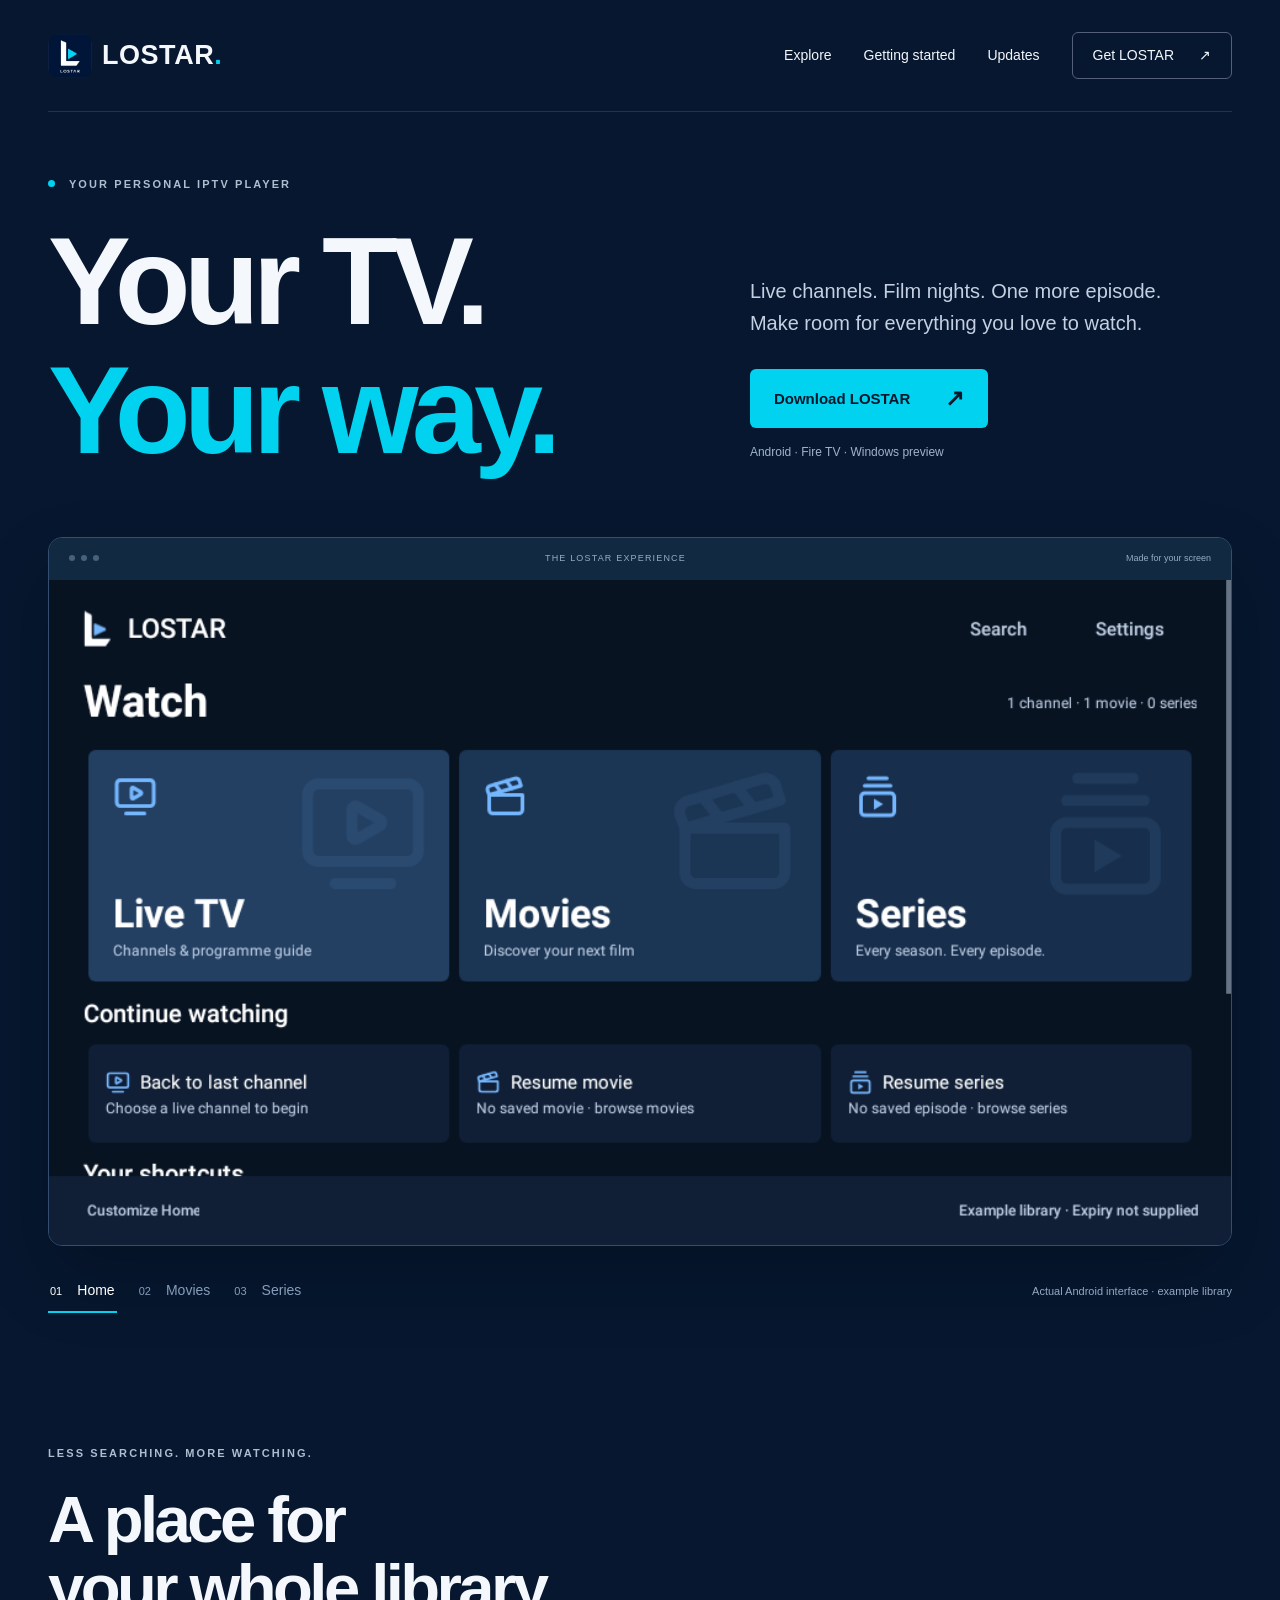
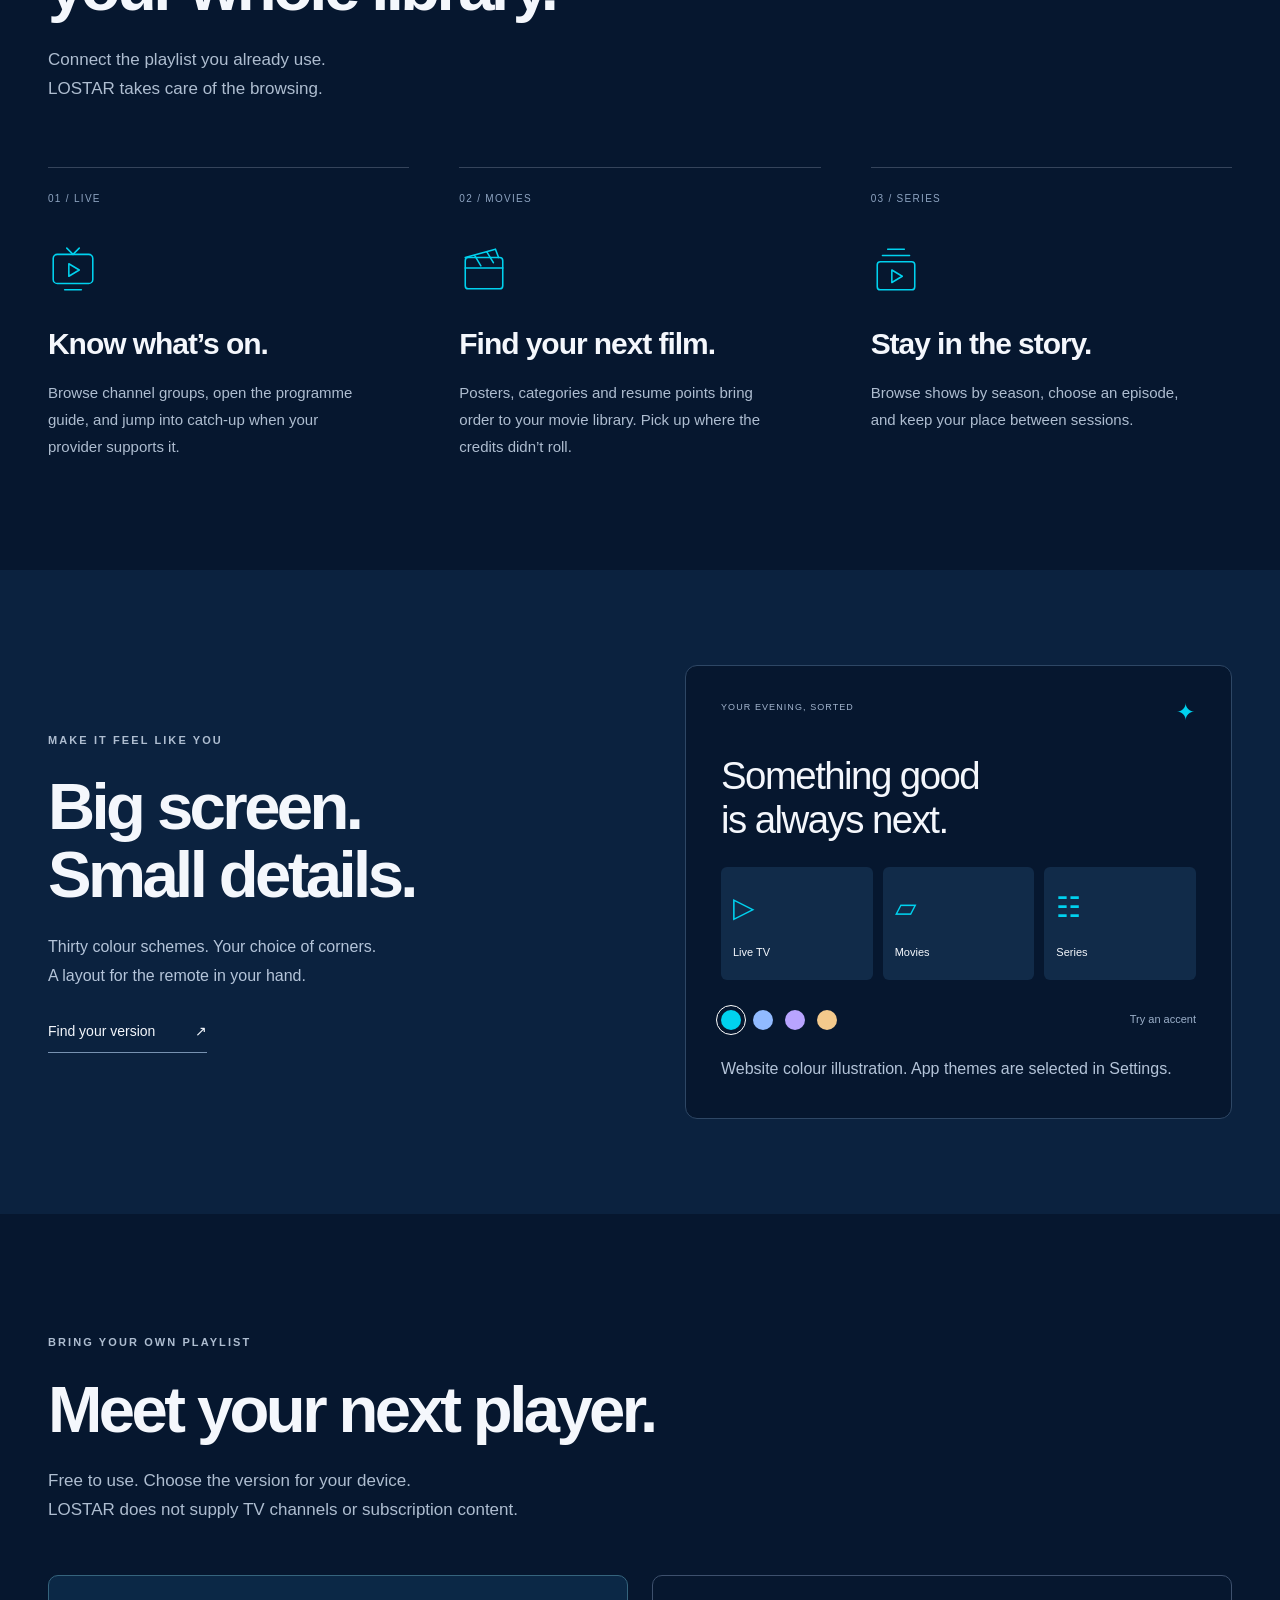
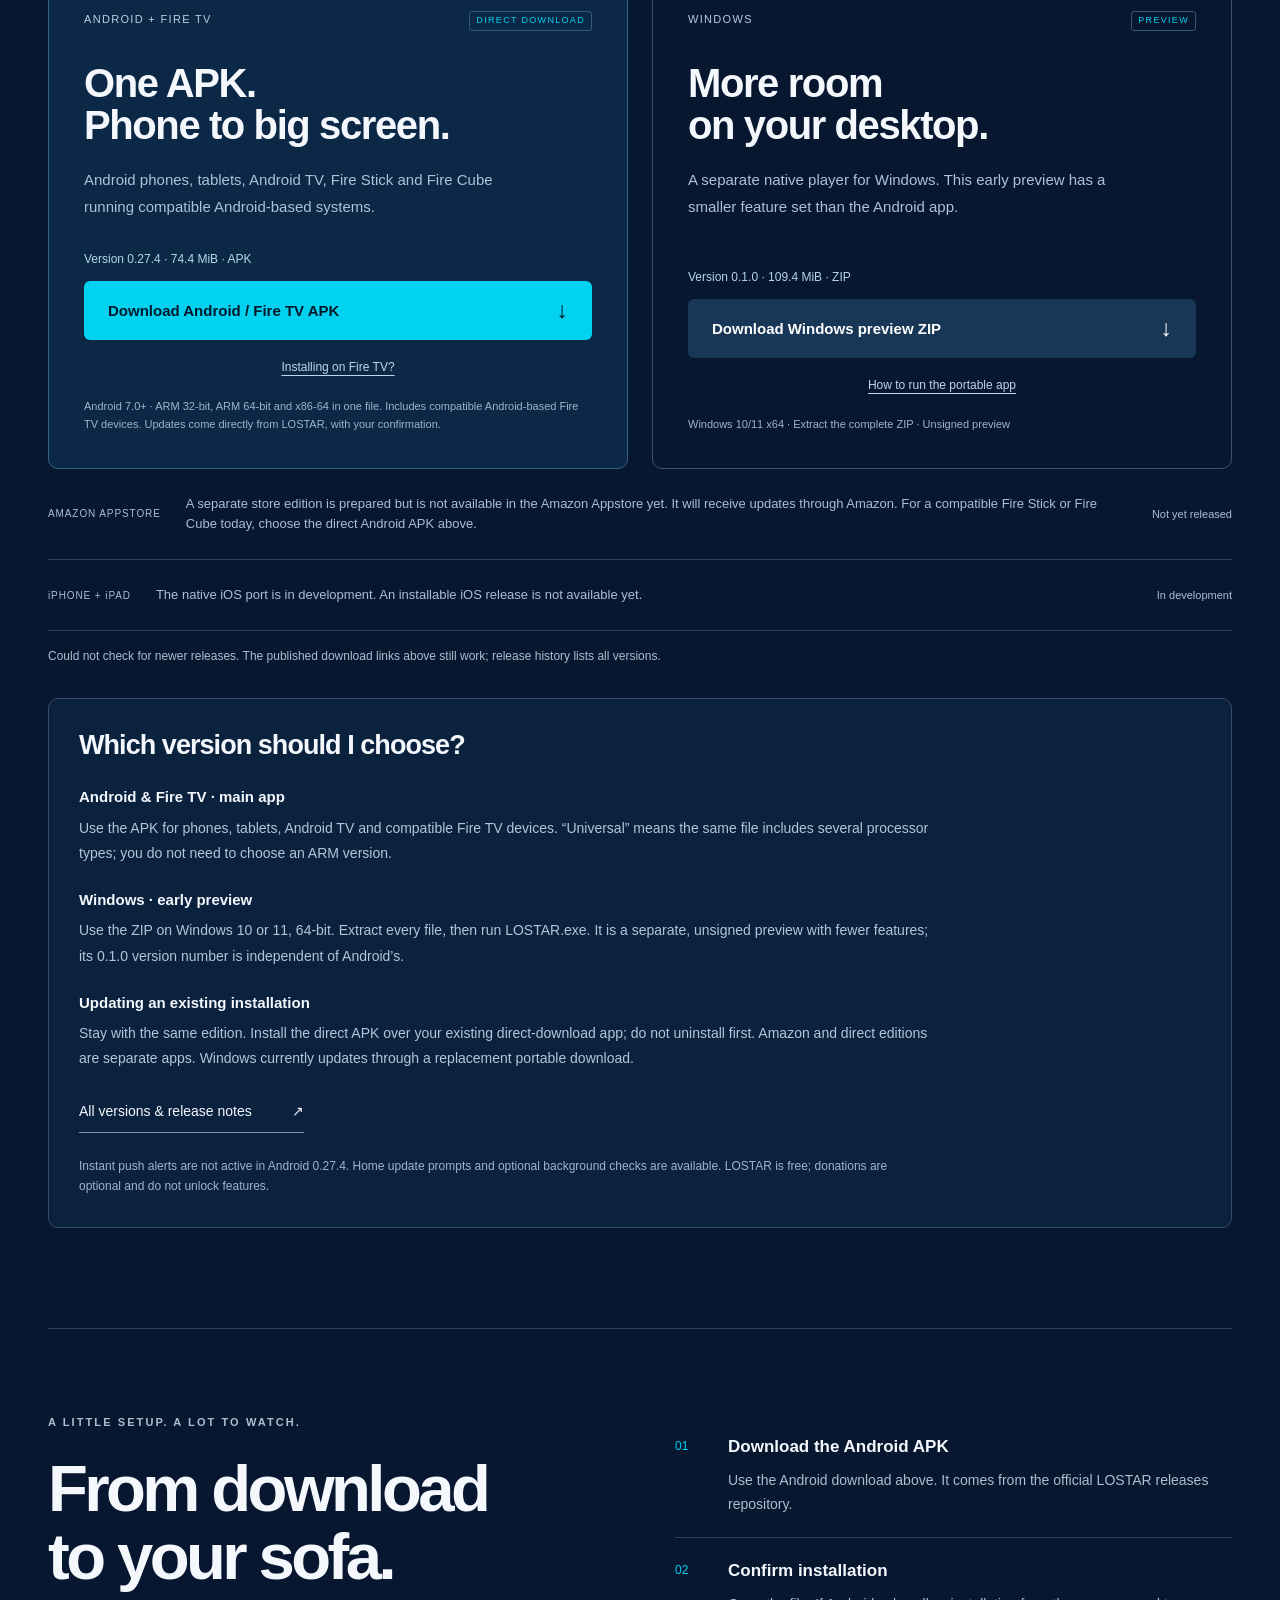
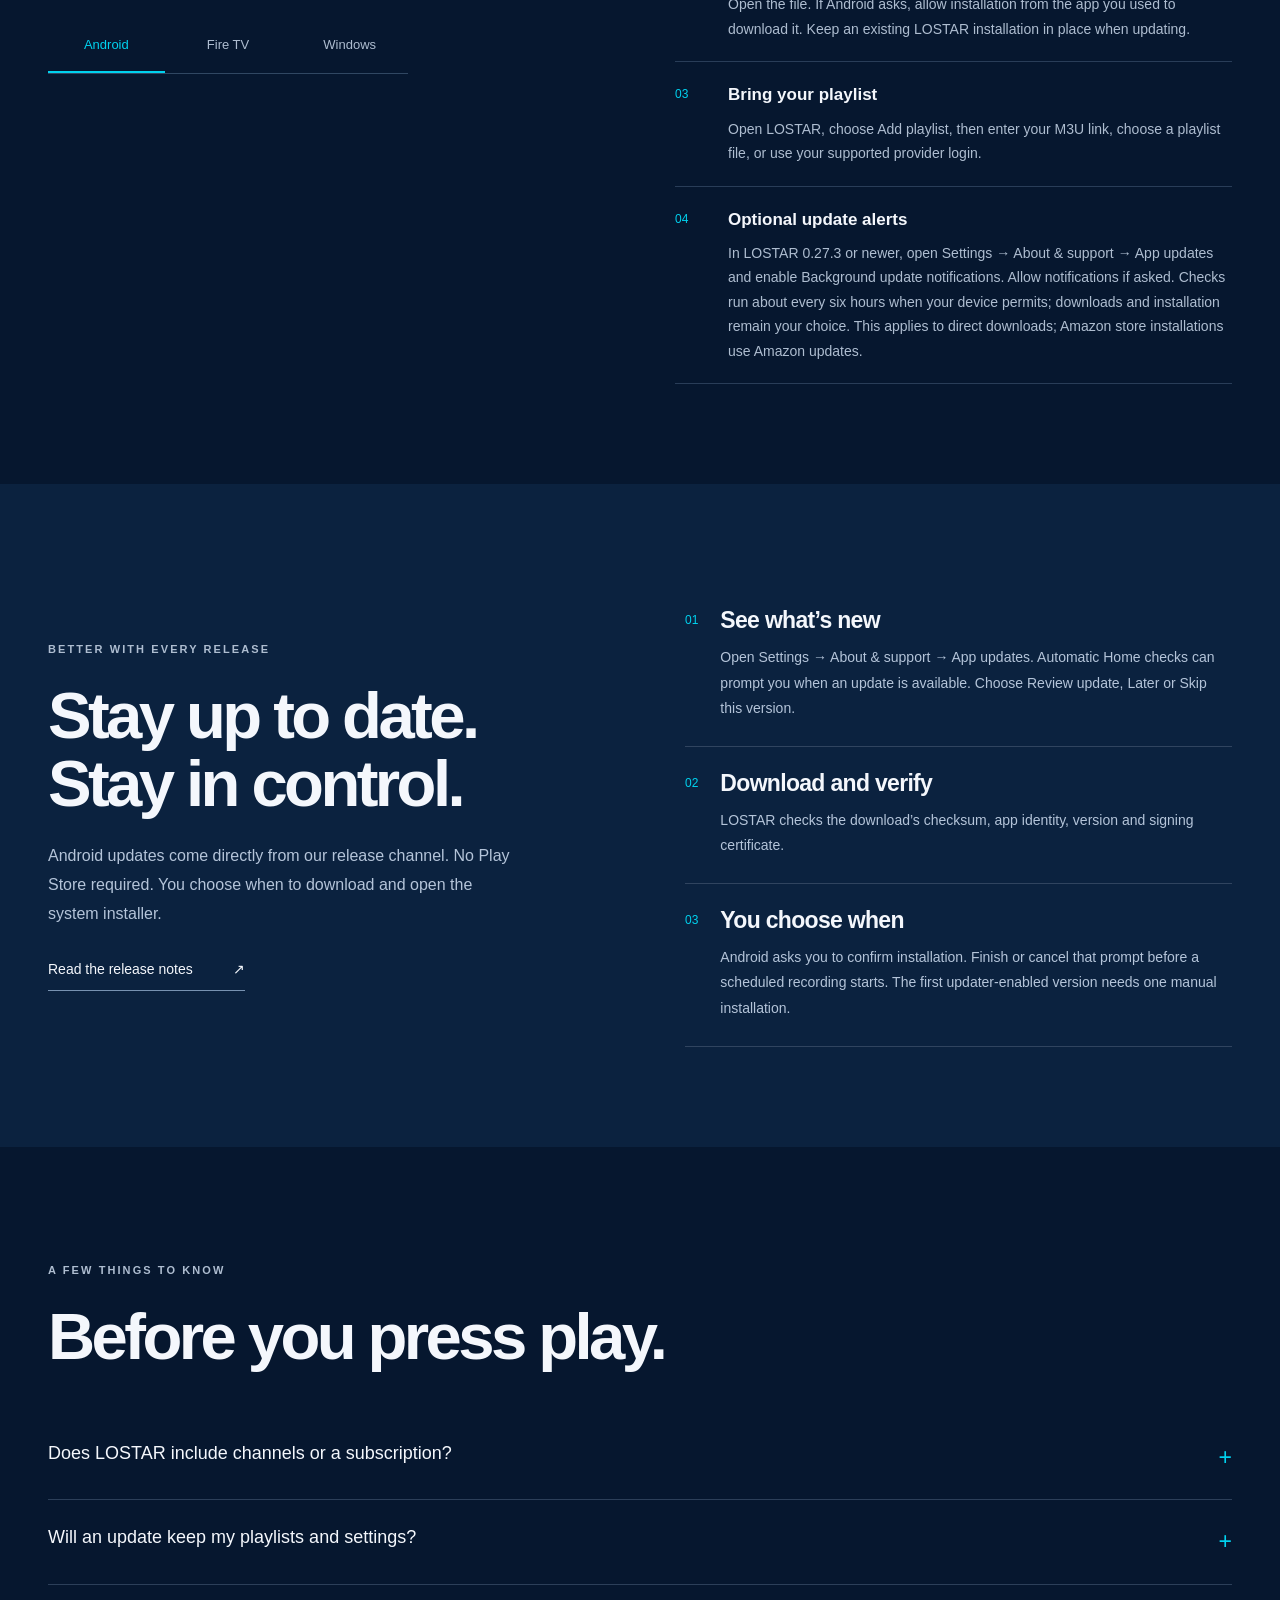
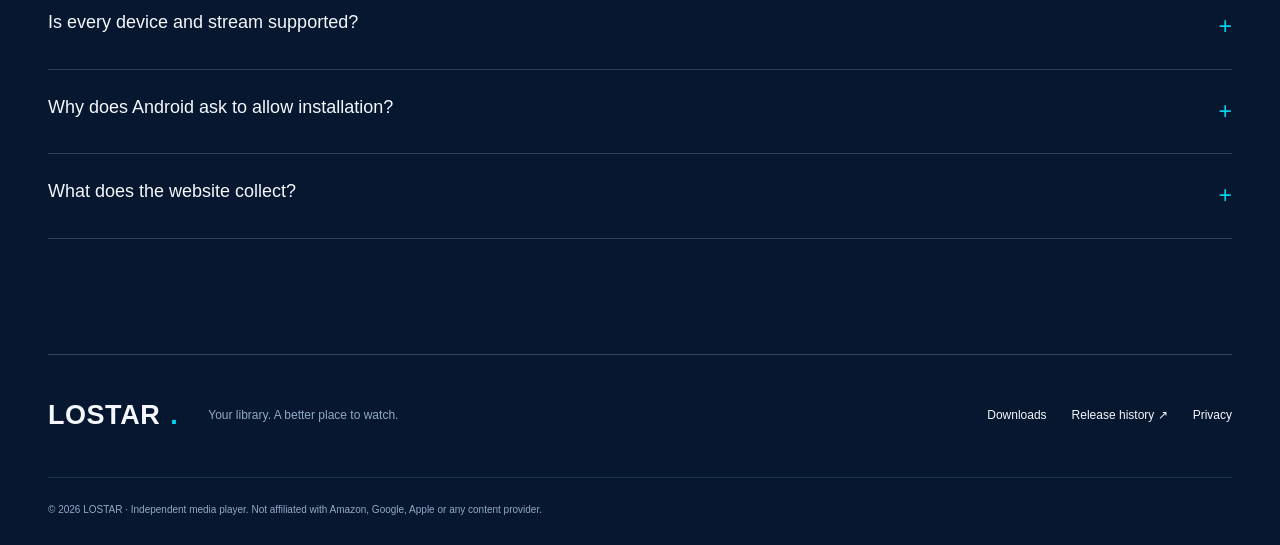
<file: docs/index.html>
<!doctype html>
<html lang="en"><head><meta charset="utf-8"><meta name="viewport" content="width=device-width,initial-scale=1"><meta name="theme-color" content="#06172f"><title>LOSTAR — Your TV. Your way.</title><meta name="description" content="Bring your live TV, movies and series together with LOSTAR. Download for Android and Fire TV, explore the Windows preview, and get verified app updates."><link rel="icon" href="assets/logo.png"><link rel="stylesheet" href="style.css"><script src="app.js" defer></script></head>
<body><a class="skip" href="#main">Skip to content</a>
<header><a class="brand" href="#" aria-label="LOSTAR home"><img src="assets/logo.png" width="44" height="44" alt=""><span>LOSTAR<span class="brand-dot">.</span></span></a><nav aria-label="Main navigation"><a href="#experience">Explore</a><a href="#setup">Getting started</a><a href="#updates">Updates</a><a class="nav-download" href="#downloads">Get LOSTAR <span aria-hidden="true">↗</span></a></nav></header>
<main id="main">
<section class="hero wrap"><div class="hero-top"><div><p class="eyebrow"><span class="live-dot"></span> YOUR PERSONAL IPTV PLAYER</p><h1>Your TV.<br><span>Your way.</span></h1></div><div class="hero-copy"><p>Live channels. Film nights. One more episode.<br>Make room for everything you love to watch.</p><a class="button primary" href="#downloads">Download LOSTAR <span aria-hidden="true">↗</span></a><p class="small">Android · Fire TV · Windows preview</p></div></div>
<div class="app-frame"><div class="frame-toolbar"><span><i></i><i></i><i></i></span><span>THE LOSTAR EXPERIENCE</span><span class="frame-label">Made for your screen</span></div><img id="preview-image" src="assets/home.png" alt="LOSTAR Android home screen with Live TV, Movies, Series and resume shortcuts, using example data" width="960" height="540" fetchpriority="high"></div>
<div class="preview-bottom"><div role="group" aria-label="Explore app screens"><button class="screen-tab selected" data-screen="home" aria-pressed="true">01 <span>Home</span></button><button class="screen-tab" data-screen="movies" aria-pressed="false">02 <span>Movies</span></button><button class="screen-tab" data-screen="series" aria-pressed="false">03 <span>Series</span></button></div><p>Actual Android interface · example library</p></div></section>
<section id="experience" class="experience wrap"><div class="section-heading"><p class="eyebrow">LESS SEARCHING. MORE WATCHING.</p><h2>A place for<br>your whole library.</h2><p>Connect the playlist you already use.<br>LOSTAR takes care of the browsing.</p></div><div class="features"><article><span class="feature-number">01 / LIVE</span><svg viewBox="0 0 48 48" aria-hidden="true"><rect x="5" y="9" width="38" height="28" rx="4"/><path d="M16 43h16M18 3l6 6 6-6M20 18l10 6-10 6z"/></svg><h3>Know what’s on.</h3><p>Browse channel groups, open the programme guide, and jump into catch-up when your provider supports it.</p></article><article><span class="feature-number">02 / MOVIES</span><svg viewBox="0 0 48 48" aria-hidden="true"><rect x="6" y="12" width="36" height="30" rx="3"/><path d="M6 22h36M6 12l29-8 3 8M15 10l6 10M27 7l6 10"/></svg><h3>Find your next film.</h3><p>Posters, categories and resume points bring order to your movie library. Pick up where the credits didn’t roll.</p></article><article><span class="feature-number">03 / SERIES</span><svg viewBox="0 0 48 48" aria-hidden="true"><rect x="6" y="16" width="36" height="27" rx="3"/><path d="M11 10h26M16 4h16M20 24l10 6-10 6z"/></svg><h3>Stay in the story.</h3><p>Browse shows by season, choose an episode, and keep your place between sessions.</p></article></div></section>
<section class="your-space"><div class="wrap split"><div><p class="eyebrow">MAKE IT FEEL LIKE YOU</p><h2>Big screen.<br>Small details.</h2><p>Thirty colour schemes. Your choice of corners.<br>A layout for the remote in your hand.</p><a class="text-link" href="#downloads">Find your version <span>↗</span></a></div><div class="palette-demo" aria-label="Interactive website colour preview"><div class="mini-label">YOUR EVENING, SORTED <span aria-hidden="true">✦</span></div><div class="mini-title">Something good<br>is always next.</div><div class="mini-cards"><div><span>▷</span>Live TV</div><div><span>▱</span>Movies</div><div><span>☷</span>Series</div></div><div class="swatches" role="group" aria-label="Preview accent colour"><button data-colour="#00d2ef" class="swatch active" style="--swatch:#00d2ef" aria-label="Cyan accent" aria-pressed="true"></button><button data-colour="#91baff" class="swatch" style="--swatch:#91baff" aria-label="Blue accent" aria-pressed="false"></button><button data-colour="#b8a4ff" class="swatch" style="--swatch:#b8a4ff" aria-label="Lavender accent" aria-pressed="false"></button><button data-colour="#f3c98c" class="swatch" style="--swatch:#f3c98c" aria-label="Warm accent" aria-pressed="false"></button><span>Try an accent</span></div><p class="demo-note">Website colour illustration. App themes are selected in Settings.</p></div></div></section>
<section id="downloads" class="downloads wrap"><div class="section-heading"><p class="eyebrow">BRING YOUR OWN PLAYLIST</p><h2>Meet your next player.</h2><p>Free to use. Choose the version for your device.<br>LOSTAR does not supply TV channels or subscription content.</p></div><div class="download-grid"><article class="download-card recommended"><div class="platform-label">ANDROID + FIRE TV <span>DIRECT DOWNLOAD</span></div><h3>One APK.<br>Phone to big screen.</h3><p>Android phones, tablets, Android TV, Fire Stick and Fire Cube running compatible Android-based systems.</p><div class="download-meta" id="android-meta">Version 0.27.4 · 74.4 MiB · APK</div><a id="android-download" class="button primary" href="https://github.com/nikeusjohnson/lostar-releases/releases/download/android-v0.27.4/LOSTAR-0.27.4-universal.apk">Download Android / Fire TV APK <span>↓</span></a><a href="#setup" class="sub-link" data-guide-link="fire">Installing on Fire TV?</a><p class="small">Android 7.0+ · ARM 32-bit, ARM 64-bit and x86-64 in one file. Includes compatible Android-based Fire TV devices. Updates come directly from LOSTAR, with your confirmation.</p></article><article class="download-card"><div class="platform-label">WINDOWS <span>PREVIEW</span></div><h3>More room<br>on your desktop.</h3><p>A separate native player for Windows. This early preview has a smaller feature set than the Android app.</p><div class="download-meta" id="windows-meta">Version 0.1.0 · 109.4 MiB · ZIP</div><a id="windows-download" class="button secondary" href="https://github.com/nikeusjohnson/lostar-releases/releases/download/android-v0.27.0/LOSTAR-Windows-0.1.0-portable.zip">Download Windows preview ZIP <span>↓</span></a><a href="#setup" class="sub-link" data-guide-link="windows">How to run the portable app</a><p class="small">Windows 10/11 x64 · Extract the complete ZIP · Unsigned preview</p></article></div><div class="ios-note"><span>AMAZON APPSTORE</span><p>A separate store edition is prepared but is not available in the Amazon Appstore yet. It will receive updates through Amazon. For a compatible Fire Stick or Fire Cube today, choose the direct Android APK above.</p><span>Not yet released</span></div><div class="ios-note"><span>iPHONE + iPAD</span><p>The native iOS port is in development. An installable iOS release is not available yet.</p><span>In development</span></div><p id="release-status" class="release-status" role="status">The buttons download files directly from official GitHub Releases. No GitHub account needed.</p><noscript><p class="release-status">JavaScript is off: the download links above still work. Check release history for newer versions.</p></noscript><div class="version-help"><h3>Which version should I choose?</h3><dl><div><dt>Android &amp; Fire TV · main app</dt><dd>Use the APK for phones, tablets, Android TV and compatible Fire TV devices. “Universal” means the same file includes several processor types; you do not need to choose an ARM version.</dd></div><div><dt>Windows · early preview</dt><dd>Use the ZIP on Windows 10 or 11, 64-bit. Extract every file, then run LOSTAR.exe. It is a separate, unsigned preview with fewer features; its 0.1.0 version number is independent of Android’s.</dd></div><div><dt>Updating an existing installation</dt><dd>Stay with the same edition. Install the direct APK over your existing direct-download app; do not uninstall first. Amazon and direct editions are separate apps. Windows currently updates through a replacement portable download.</dd></div></dl><a class="text-link" href="https://github.com/nikeusjohnson/lostar-releases/releases" target="_blank" rel="noopener">All versions &amp; release notes <span aria-hidden="true">↗</span></a><p class="small">Instant push alerts are not active in Android 0.27.4. Home update prompts and optional background checks are available. LOSTAR is free; donations are optional and do not unlock features.</p></div></section>
<section id="setup" class="setup wrap"><div><p class="eyebrow">A LITTLE SETUP. A LOT TO WATCH.</p><h2>From download<br>to your sofa.</h2><div class="guide-tabs" role="group" aria-label="Installation instructions"><button data-guide="android" aria-pressed="true" class="selected">Android</button><button data-guide="fire" aria-pressed="false">Fire TV</button><button data-guide="windows" aria-pressed="false">Windows</button></div></div><ol id="guide-steps"></ol></section>
<section id="updates" class="updates"><div class="wrap split"><div><p class="eyebrow">BETTER WITH EVERY RELEASE</p><h2>Stay up to date.<br>Stay in control.</h2><p>Android updates come directly from our release channel. No Play Store required. You choose when to download and open the system installer.</p><a class="text-link" href="https://github.com/nikeusjohnson/lostar-releases/releases" target="_blank" rel="noopener">Read the release notes <span>↗</span></a></div><ol class="update-steps"><li><span>01</span><div><h3>See what’s new</h3><p>Open Settings → About & support → App updates. Automatic Home checks can prompt you when an update is available. Choose Review update, Later or Skip this version.</p></div></li><li><span>02</span><div><h3>Download and verify</h3><p>LOSTAR checks the download’s checksum, app identity, version and signing certificate.</p></div></li><li><span>03</span><div><h3>You choose when</h3><p>Android asks you to confirm installation. Finish or cancel that prompt before a scheduled recording starts. The first updater-enabled version needs one manual installation.</p></div></li></ol></div></section>
<section class="faq wrap"><p class="eyebrow">A FEW THINGS TO KNOW</p><h2>Before you press play.</h2><details><summary>Does LOSTAR include channels or a subscription?</summary><p>No. LOSTAR is a player for playlists and streams you are authorised to access. Add your own M3U URL/file or supported provider account. Your provider supplies the content, guide, artwork and catch-up availability.</p></details><details><summary>Will an update keep my playlists and settings?</summary><p>A correctly signed in-place Android update is designed to retain app data. Do not uninstall first. If Android rejects an update, stop and check the release instructions instead of removing your existing installation. Export an encrypted backup before a major update.</p></details><details><summary>Is every device and stream supported?</summary><p>Compatibility depends on the operating system, available memory, hardware decoders and your provider. The Android app targets Android 7.0 and newer; not every Fire TV product uses Android. Multiview and recording are also limited by your device and account connections. DRM-protected services are not promised.</p></details><details><summary>Why does Android ask to allow installation?</summary><p>This is a direct APK download outside an app store. Enable installation permission only for the app you use to install LOSTAR, and only if you trust the verified release. LOSTAR cannot install updates silently or bypass the system installer.</p></details><details><summary>What does the website collect?</summary><p>This site has no playlist forms, advertising scripts or analytics. GitHub receives ordinary network information when you check or download releases. The hosting service also processes requests needed to serve the site. Your playlist credentials are not sent to this website.</p></details></section>
</main><footer class="wrap"><a class="brand" href="#">LOSTAR<span class="brand-dot">.</span></a><p>Your library. A better place to watch.</p><div><a href="#downloads">Downloads</a><a href="https://github.com/nikeusjohnson/lostar-releases/releases" target="_blank" rel="noopener">Release history ↗</a><a href="privacy.html">Privacy</a></div><p class="footer-bottom">© 2026 LOSTAR · Independent media player. Not affiliated with Amazon, Google, Apple or any content provider.</p></footer></body></html>
</file>
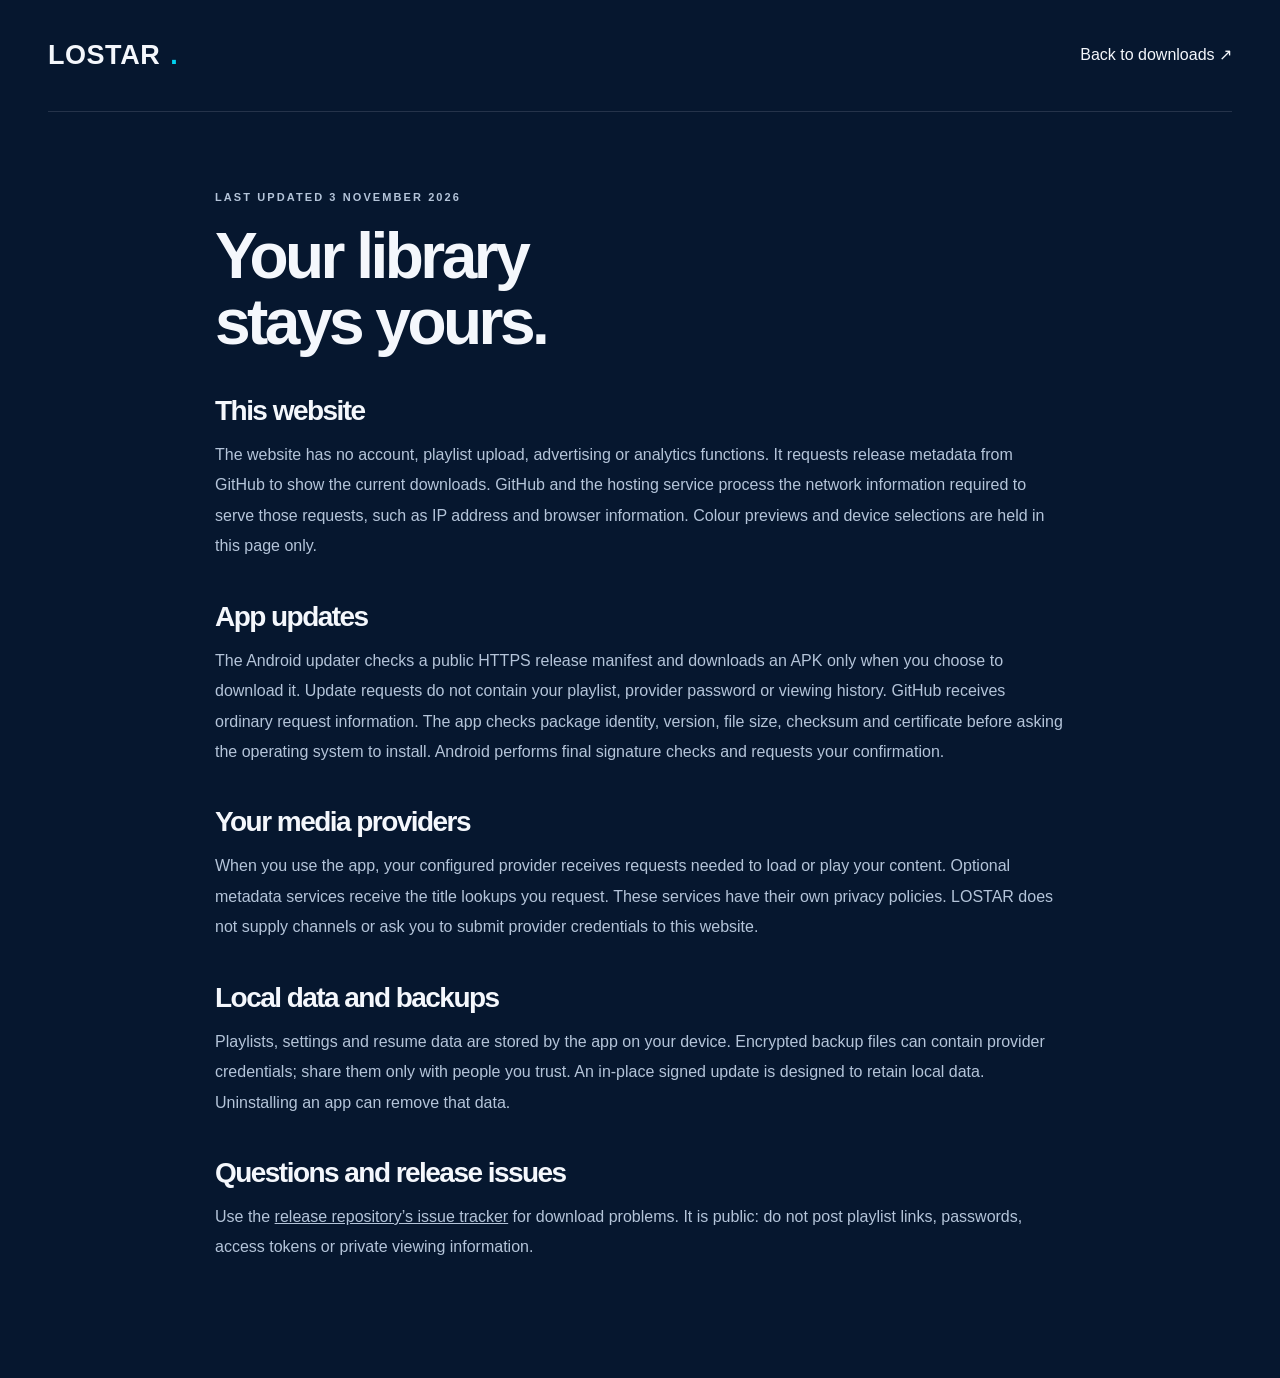
<file: docs/privacy.html>
<!doctype html><html lang="en"><head><meta charset="utf-8"><meta name="viewport" content="width=device-width,initial-scale=1"><title>Privacy — LOSTAR</title><link rel="stylesheet" href="style.css"></head><body><header><a class="brand" href="index.html">LOSTAR<span class="brand-dot">.</span></a><a href="index.html#downloads">Back to downloads ↗</a></header><main class="wrap privacy"><p class="eyebrow">LAST UPDATED 3 NOVEMBER 2026</p><h1>Your library<br>stays yours.</h1><h2>This website</h2><p>The website has no account, playlist upload, advertising or analytics functions. It requests release metadata from GitHub to show the current downloads. GitHub and the hosting service process the network information required to serve those requests, such as IP address and browser information. Colour previews and device selections are held in this page only.</p><h2>App updates</h2><p>The Android updater checks a public HTTPS release manifest and downloads an APK only when you choose to download it. Update requests do not contain your playlist, provider password or viewing history. GitHub receives ordinary request information. The app checks package identity, version, file size, checksum and certificate before asking the operating system to install. Android performs final signature checks and requests your confirmation.</p><h2>Your media providers</h2><p>When you use the app, your configured provider receives requests needed to load or play your content. Optional metadata services receive the title lookups you request. These services have their own privacy policies. LOSTAR does not supply channels or ask you to submit provider credentials to this website.</p><h2>Local data and backups</h2><p>Playlists, settings and resume data are stored by the app on your device. Encrypted backup files can contain provider credentials; share them only with people you trust. An in-place signed update is designed to retain local data. Uninstalling an app can remove that data.</p><h2>Questions and release issues</h2><p>Use the <a href="https://github.com/nikeusjohnson/lostar-releases/issues">release repository’s issue tracker</a> for download problems. It is public: do not post playlist links, passwords, access tokens or private viewing information.</p></main></body></html>
</file>
<file: docs/style.css>
*{box-sizing:border-box}html{scroll-behavior:smooth;scroll-padding-top:100px}body{margin:0;background:#06172f;color:#f4f7fc;font-family:Inter,"Segoe UI",Arial,sans-serif;line-height:1.55;-webkit-font-smoothing:antialiased}a{color:inherit;text-decoration:none}button{font:inherit;cursor:pointer}button,a{-webkit-tap-highlight-color:transparent}a:focus-visible,button:focus-visible,summary:focus-visible{outline:3px solid #00d2ef;outline-offset:6px}h1,h2,h3,p{margin:0}h1,h2,h3{line-height:1.04;letter-spacing:-.055em;font-weight:600}h1{font-size:clamp(74px,9.7vw,148px)}h2{font-size:clamp(42px,5.1vw,74px)}h3{font-size:30px;letter-spacing:-.035em}.wrap,header{width:min(1280px,calc(100% - 96px));margin:auto}.skip{position:absolute;left:20px;top:-100px;background:#00d2ef;color:#06172f;padding:12px;z-index:99}.skip:focus{top:12px}header{display:flex;align-items:center;justify-content:space-between;height:112px;border-bottom:1px solid #25334a}.brand{font-size:27px;font-weight:750;letter-spacing:.02em;display:flex;align-items:center;gap:10px}.brand-dot{color:#00d2ef}.brand img{border-radius:10px}nav{display:flex;gap:32px;align-items:center;font-size:14px}nav>a:hover,.text-link:hover{color:#00d2ef}.nav-download{border:1px solid #536078;border-radius:6px;padding:12px 20px;display:flex;gap:25px}.hero{padding-top:64px}.hero-top{display:grid;grid-template-columns:1.15fr 1fr;gap:40px;align-items:end;margin-bottom:62px}.eyebrow{font-size:11px;font-weight:650;letter-spacing:.19em;margin-bottom:24px;color:#aebdd0}.live-dot{display:inline-block;width:7px;height:7px;background:#00d2ef;border-radius:50%;margin-right:9px;vertical-align:1px}h1>span{color:#00d2ef}.hero-copy{padding:0 0 12px 50px}.hero-copy>p:first-child{font-size:20px;line-height:1.6;color:#c4d0e2;margin-bottom:30px}.button{display:inline-flex;align-items:center;justify-content:space-between;gap:35px;padding:18px 24px;border-radius:6px;font-size:15px;font-weight:650;min-height:56px;transition:background .15s,transform .15s}.button:hover{transform:translateY(-2px)}.button>span{font-size:23px;line-height:1}.primary{background:#00d2ef;color:#03182b}.primary:hover{background:#7ae8f7}.secondary{background:#183656;color:white}.secondary:hover{background:#224969}.small{font-size:12px;color:#a0b3cb;line-height:1.65}.hero-copy>.small{margin-top:15px}.app-frame{border:1px solid #334e70;border-radius:14px;overflow:hidden;background:#0b213c;box-shadow:0 32px 72px #0003}.app-frame img{display:block;width:100%;height:auto;aspect-ratio:16/9;object-fit:cover}.frame-toolbar{height:42px;display:flex;justify-content:space-between;align-items:center;padding:0 20px;background:#112941;color:#96adc6;font-size:9px;letter-spacing:.13em}.frame-toolbar i{display:inline-block;width:6px;height:6px;background:#47627c;border-radius:50%;margin-right:6px}.frame-label{letter-spacing:0}.preview-bottom{display:flex;align-items:center;justify-content:space-between;margin-top:25px}.preview-bottom>div{display:flex;gap:20px}.preview-bottom p{font-size:11px;color:#95a8c2}.screen-tab{background:none;color:#869db9;border:0;border-bottom:2px solid transparent;padding:9px 2px;font-size:11px}.screen-tab span{margin-left:12px;font-size:14px}.screen-tab.selected{color:white;border-color:#00d2ef}.experience{padding-top:132px;padding-bottom:110px}.section-heading>p:last-child{font-size:17px;color:#aebdd0;margin-top:24px;line-height:1.7}.features{display:grid;grid-template-columns:repeat(3,1fr);gap:50px;margin-top:64px}.features article{border-top:1px solid #35445b;padding-top:23px}.feature-number{display:block;font-size:10px;letter-spacing:.13em;color:#8ea4c1}.features svg{width:50px;height:50px;fill:none;stroke:#00d2ef;stroke-width:1.5;stroke-linejoin:round;stroke-linecap:round;margin-top:38px;margin-bottom:25px}.features p{font-size:15px;color:#aebdd0;margin-top:20px;max-width:320px;line-height:1.8}.your-space{background:#0b223f;padding:95px 0}.split{display:grid;grid-template-columns:1fr 1fr;gap:90px;align-items:center}.split>div>p:not(.eyebrow){color:#b4c4d9;margin-top:25px;max-width:465px;font-size:16px;line-height:1.8}.text-link{display:inline-flex;gap:40px;font-size:14px;margin-top:30px;align-items:center;border-bottom:1px solid #7892b1;padding-bottom:9px}.palette-demo{--demo:#00d2ef;background:#06172f;padding:35px;border:1px solid #2e4765;border-radius:12px}.mini-label{color:#a2b4cd;font-size:9px;letter-spacing:.12em;display:flex;justify-content:space-between}.mini-label span{font-size:23px;color:var(--demo);line-height:1}.mini-title{font-size:clamp(28px,3vw,43px);letter-spacing:-.04em;line-height:1.15;margin-top:30px}.mini-cards{display:flex;gap:10px;margin:25px 0 30px}.mini-cards>div{background:#112b49;flex:1;padding:19px 12px;font-size:11px;border-radius:6px}.mini-cards span{display:block;color:var(--demo);font-size:28px;margin-bottom:14px}.swatches{display:flex;align-items:center;gap:12px}.swatch{height:20px;width:20px;border:0;background:var(--swatch);border-radius:50%;padding:0}.swatch.active{outline:1px solid white;outline-offset:4px}.swatches>span{font-size:11px;color:#9bafc9;margin-left:auto}.palette-demo .demo-note{font-size:10px;margin-top:23px;color:#8da3c0;line-height:1.5}.downloads{padding-top:120px;padding-bottom:100px}.download-grid{display:grid;grid-template-columns:1fr 1fr;gap:24px;margin-top:50px}.download-card{border:1px solid #3d506d;border-radius:10px;padding:35px;display:flex;flex-direction:column;align-items:stretch}.download-card.recommended{background:#0b2846;border-color:#35647d}.platform-label{display:flex;justify-content:space-between;font-size:11px;letter-spacing:.12em;color:#b8cee3;margin-bottom:32px}.platform-label span{color:#00d2ef;font-size:9px;border:1px solid #355972;padding:2px 6px;border-radius:3px}.download-card h3{font-size:40px}.download-card>p:not(.small){font-size:15px;line-height:1.8;color:#adc1d8;margin-top:20px;max-width:440px;flex:1}.download-meta{font-size:12px;color:#b4d5e9;margin:30px 0 12px}.download-card .small{margin-top:20px;font-size:11px}.sub-link{font-size:12px;color:#bdd6eb;margin-top:18px;text-decoration:underline;text-underline-offset:4px;text-align:center}.ios-note{display:flex;gap:25px;align-items:center;border-bottom:1px solid #2a405d;padding:25px 0;font-size:13px;color:#acbdd4}.ios-note>span:first-child{font-size:10px;letter-spacing:.09em;white-space:nowrap}.ios-note>span:last-child{margin-left:auto;white-space:nowrap;font-size:11px}.release-status{font-size:12px;margin-top:16px;color:#aebdd0}.setup{border-top:1px solid #31425c;display:grid;grid-template-columns:1fr 1fr;gap:70px;padding-top:85px;padding-bottom:100px}.guide-tabs{display:flex;gap:5px;margin-top:30px;border-bottom:1px solid #304762;max-width:360px}.guide-tabs button{flex:1;background:none;color:#aebdd0;padding:15px 10px;border:0;border-bottom:2px solid transparent;font-size:13px}.guide-tabs .selected{color:#00d2ef;border-color:#00d2ef}.setup ol{list-style:none;padding:0;counter-reset:step;margin:0}.setup li{counter-increment:step;display:grid;grid-template-columns:38px 1fr;border-bottom:1px solid #293d58;padding:20px 0;gap:15px}.setup li:before{content:"0" counter(step);color:#00d2ef;font-size:12px;padding-top:3px}.setup li strong{font-size:17px;font-weight:550}.setup li p{color:#aebdd0;font-size:14px;margin-top:8px;line-height:1.75}.updates{background:#0b223f;padding:100px 0}.update-steps{list-style:none;padding:0;margin:0}.update-steps li{display:flex;gap:22px;padding:25px 0;border-bottom:1px solid #30445f}.update-steps li>span{color:#00d2ef;font-size:12px;margin-top:2px}.update-steps h3{font-size:23px;letter-spacing:-.03em}.update-steps p{color:#b4c4d9;font-size:14px;margin-top:12px;line-height:1.8}.faq{padding:115px 0}.faq h2{margin-bottom:45px}.faq details{border-bottom:1px solid #2c3f59;padding:24px 0}.faq summary{cursor:pointer;font-size:18px;list-style:none;display:flex;justify-content:space-between;gap:20px}.faq summary::-webkit-details-marker{display:none}.faq summary:after{content:"+";color:#00d2ef;font-size:23px}.faq details[open] summary:after{content:"−"}.faq details p{font-size:15px;line-height:1.85;max-width:850px;margin-top:18px;color:#adbed4}footer{border-top:1px solid #30445e;padding-top:40px;padding-bottom:28px;display:flex;align-items:center;gap:30px;flex-wrap:wrap}footer>p{color:#92a9c5;font-size:12px}footer>div{margin-left:auto;display:flex;gap:25px;font-size:12px}footer .footer-bottom{width:100%;border-top:1px solid #1c3451;padding-top:24px;margin-top:10px;font-size:10px}.privacy{padding:60px 0 100px;max-width:850px}.privacy h1{font-size:64px}.privacy h2{font-size:28px;margin:40px 0 15px}.privacy p{color:#b4c4d9;margin:15px 0;line-height:1.9}.privacy a{text-decoration:underline}@media(max-width:900px){.wrap,header{width:calc(100% - 48px)}nav{gap:18px}.hero-copy{padding-left:0}.hero-top{gap:30px}.hero-copy>p:first-child{font-size:16px}.split{gap:35px}.features{gap:25px}.features h3{font-size:25px}.download-card{padding:27px}.setup{gap:35px}.preview-bottom p{max-width:160px;text-align:right}.frame-label{display:none}.download-card h3{font-size:34px}}@media(max-width:620px){.wrap,header{width:calc(100% - 36px)}header{height:82px}header .brand{font-size:23px;gap:6px}.brand img{width:35px;height:35px}nav>a:not(.nav-download){display:none}.nav-download{font-size:12px;gap:16px;padding:10px 13px}.hero{padding-top:42px}.hero-top{grid-template-columns:1fr;gap:26px;margin-bottom:35px}.hero h1{font-size:85px;letter-spacing:-.065em}.hero .eyebrow{font-size:9px;margin-bottom:20px}.hero-copy>p:first-child{font-size:16px;margin-bottom:23px}.hero-copy{padding-bottom:0}.button{padding:15px 20px;min-height:54px}.app-frame{border-radius:7px}.frame-toolbar{height:28px;padding:0 10px;font-size:7px}.frame-toolbar i{width:4px;height:4px}.preview-bottom{margin-top:12px;align-items:flex-start;gap:16px}.preview-bottom>div{gap:13px}.screen-tab{font-size:8px}.screen-tab span{font-size:11px;margin-left:5px}.preview-bottom p{font-size:9px;max-width:105px;padding-top:8px}.experience{padding-top:80px;padding-bottom:65px}.features{grid-template-columns:1fr;margin-top:40px;gap:35px}.features article{position:relative;padding-left:0}.features svg{margin-top:23px;margin-bottom:17px;width:42px}.features h3{font-size:30px}.features p{max-width:100%;font-size:14px;margin-top:13px}.your-space,.updates{padding:65px 0}.split{grid-template-columns:1fr;gap:42px}.palette-demo{padding:24px}.mini-title{font-size:37px}.downloads{padding:75px 0 60px}.download-grid{grid-template-columns:1fr;gap:18px;margin-top:35px}.download-card{padding:27px}.ios-note{flex-wrap:wrap;gap:10px 20px}.ios-note p{order:2;width:100%;font-size:12px}.setup{grid-template-columns:1fr;gap:25px;padding:60px 0}.guide-tabs{max-width:100%}.update-steps li:first-child{padding-top:0}.faq{padding:70px 0}.faq summary{font-size:16px}.faq h2{margin-bottom:25px}.section-heading>p:last-child{font-size:15px}footer{gap:20px}footer>div{margin-left:0;width:100%}footer>p{font-size:11px}.privacy h1{font-size:46px}}@media(prefers-reduced-motion:reduce){html{scroll-behavior:auto}*{transition:none!important}.button:hover{transform:none}}
.version-help{margin-top:32px;padding:30px;border:1px solid #354b68;border-radius:10px;background:#0b223f}.version-help h3{font-size:27px;line-height:1.2}.version-help dl{margin:24px 0 0}.version-help dl>div+div{margin-top:22px}.version-help dt{font-weight:650;font-size:15px;color:#f4f7fc}.version-help dd{margin:7px 0 0;color:#b4c4d9;font-size:14px;line-height:1.8;max-width:850px}.version-help>.small{margin-top:24px;max-width:850px}.download-card .button{gap:14px}.download-card,.version-help,.ios-note{min-width:0;overflow-wrap:anywhere}@media(max-width:620px){.version-help{padding:22px}.platform-label{gap:12px;flex-wrap:wrap}.download-card .button{font-size:14px}.ios-note>span:last-child{white-space:normal}}
</file>
